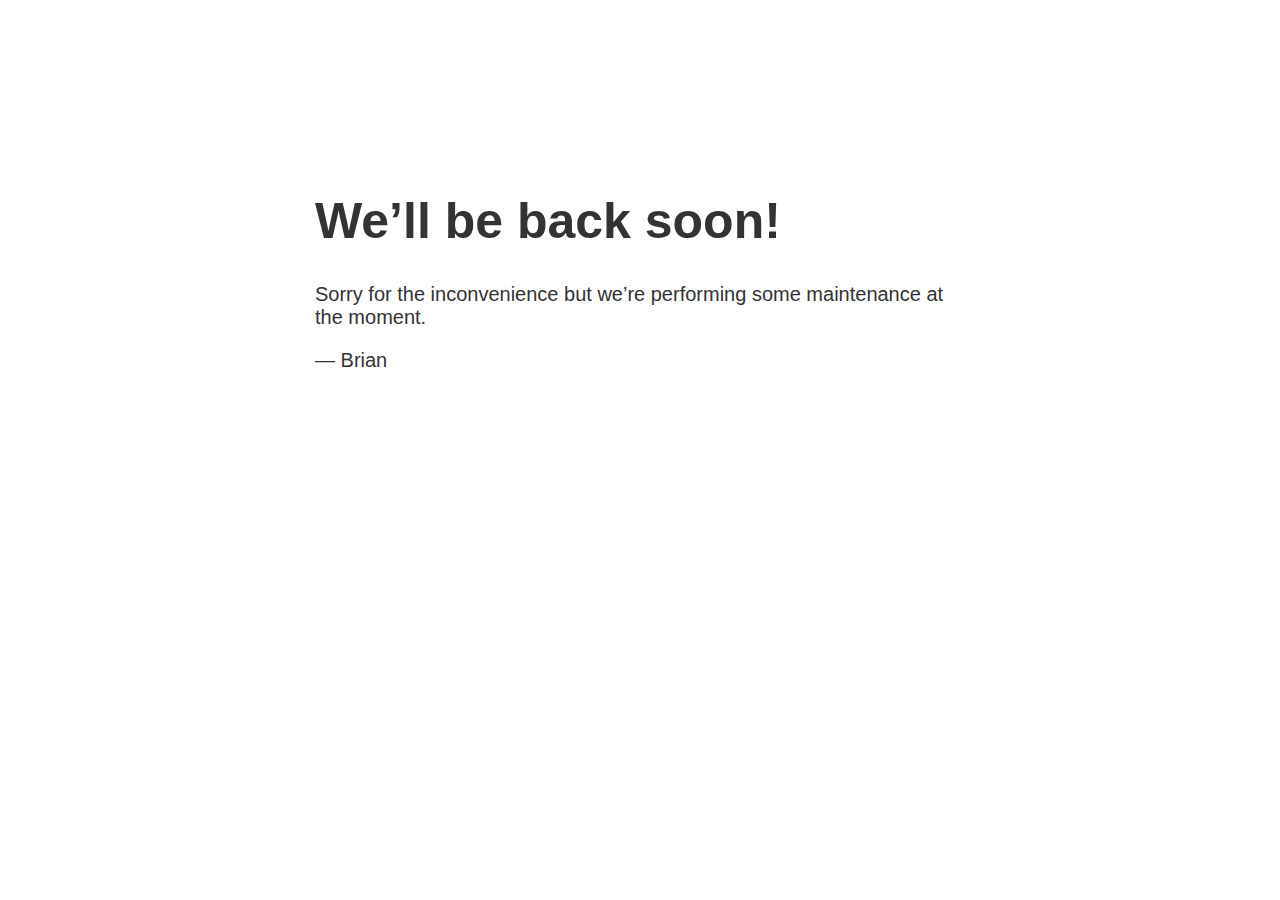
<file: Index.html>
<!doctype html>
<title>Site Maintenance</title>
<style>
  body { text-align: center; padding: 150px; }
  h1 { font-size: 50px; }
  body { font: 20px Helvetica, sans-serif; color: #333; }
  article { display: block; text-align: left; width: 650px; margin: 0 auto; }
  a { color: #dc8100; text-decoration: none; }
  a:hover { color: #333; text-decoration: none; }
</style>

<article>
    <h1>We&rsquo;ll be back soon!</h1>
    <div>
        <p>Sorry for the inconvenience but we&rsquo;re performing some maintenance at the moment.</p>
        <p>&mdash; Brian</p>
    </div>
</article>
</file>
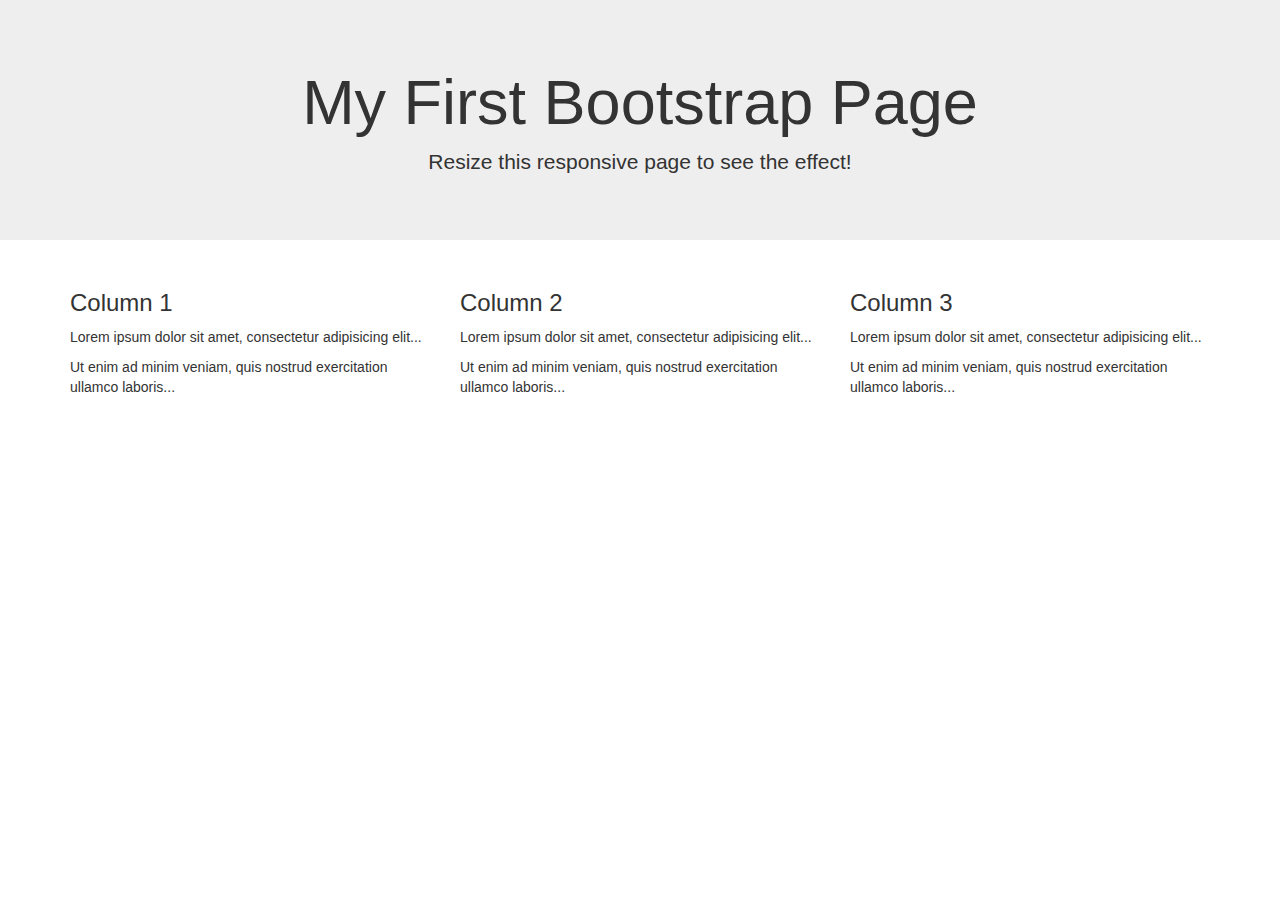
<file: bootstrap.html>
<!DOCTYPE html>
<html lang="en">
<head>
  <title>Bootstrap Example</title>
  <meta charset="utf-8">
  <meta name="viewport" content="width=device-width, initial-scale=1">
  <link rel="stylesheet" href="https://maxcdn.bootstrapcdn.com/bootstrap/3.3.7/css/bootstrap.min.css">
  <script src="https://ajax.googleapis.com/ajax/libs/jquery/3.1.1/jquery.min.js"></script>
  <script src="https://maxcdn.bootstrapcdn.com/bootstrap/3.3.7/js/bootstrap.min.js"></script>
</head>
<body>

<div class="jumbotron text-center">
  <h1>My First Bootstrap Page</h1>
  <p>Resize this responsive page to see the effect!</p>
</div>
  
<div class="container">
  <div class="row">
    <div class="col-sm-4">
      <h3>Column 1</h3>
      <p>Lorem ipsum dolor sit amet, consectetur adipisicing elit...</p>
      <p>Ut enim ad minim veniam, quis nostrud exercitation ullamco laboris...</p>
    </div>
    <div class="col-sm-4">
      <h3>Column 2</h3>
      <p>Lorem ipsum dolor sit amet, consectetur adipisicing elit...</p>
      <p>Ut enim ad minim veniam, quis nostrud exercitation ullamco laboris...</p>
    </div>
    <div class="col-sm-4">
      <h3>Column 3</h3>
      <p>Lorem ipsum dolor sit amet, consectetur adipisicing elit...</p>
      <p>Ut enim ad minim veniam, quis nostrud exercitation ullamco laboris...</p>
    </div>
  </div>
</div>

</body>
</html>
</file>
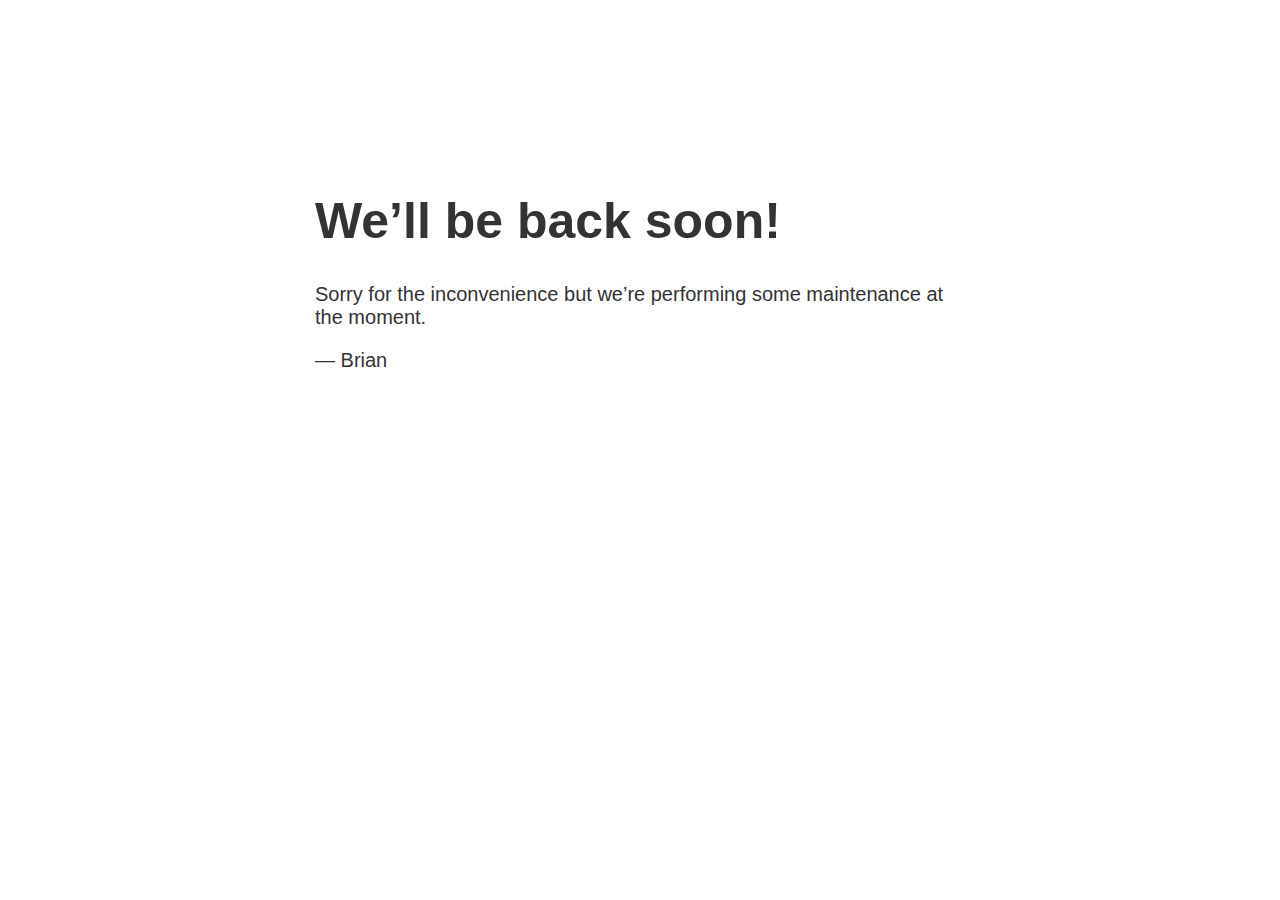
<file: construct.html>
<!doctype html>
<title>Site Maintenance</title>
<style>
  body { text-align: center; padding: 150px; }
  h1 { font-size: 50px; }
  body { font: 20px Helvetica, sans-serif; color: #333; }
  article { display: block; text-align: left; width: 650px; margin: 0 auto; }
  a { color: #dc8100; text-decoration: none; }
  a:hover { color: #333; text-decoration: none; }
</style>

<article>
    <h1>We&rsquo;ll be back soon!</h1>
    <div>
        <p>Sorry for the inconvenience but we&rsquo;re performing some maintenance at the moment.</p>
        <p>&mdash; Brian</p>
    </div>
</article>
</file>
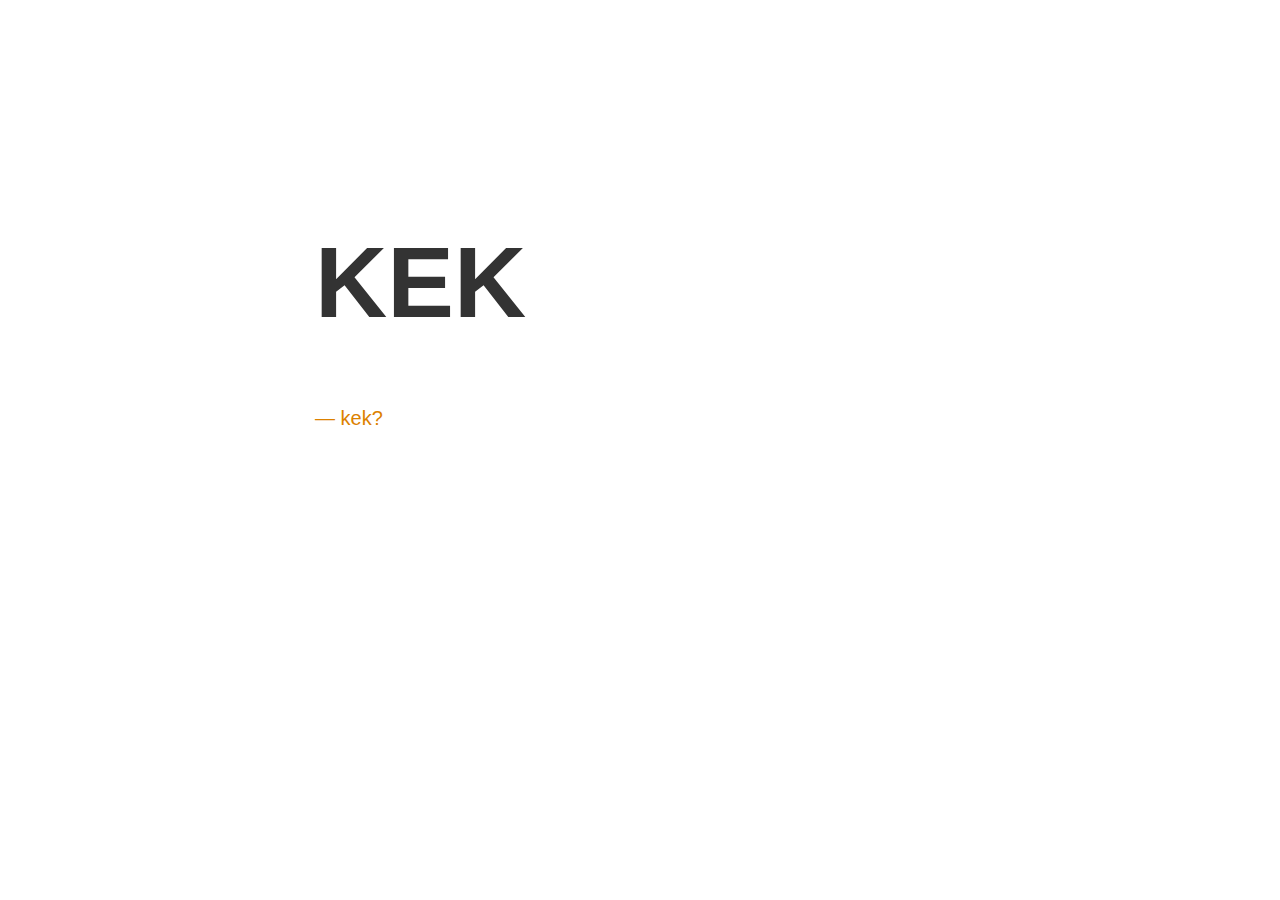
<file: kek336.html>
<!doctype html>
<title>KEK</title>
<style>
  body { text-align: center; padding: 150px; }
  h1 { font-size: 100px; }
  body { font: 20px Helvetica, sans-serif; color: #333; }
  article { display: block; text-align: left; width: 650px; margin: 0 auto; }
  a { color: #dc8100; text-decoration: none; }
  a:hover { color: #333; text-decoration: none; }
</style>

<article>
    <h1>KEK</h1>
    <div>
        <p></p>
        <a href=topkek.html> &mdash; kek?</a>
    </div>
</article>
</file>
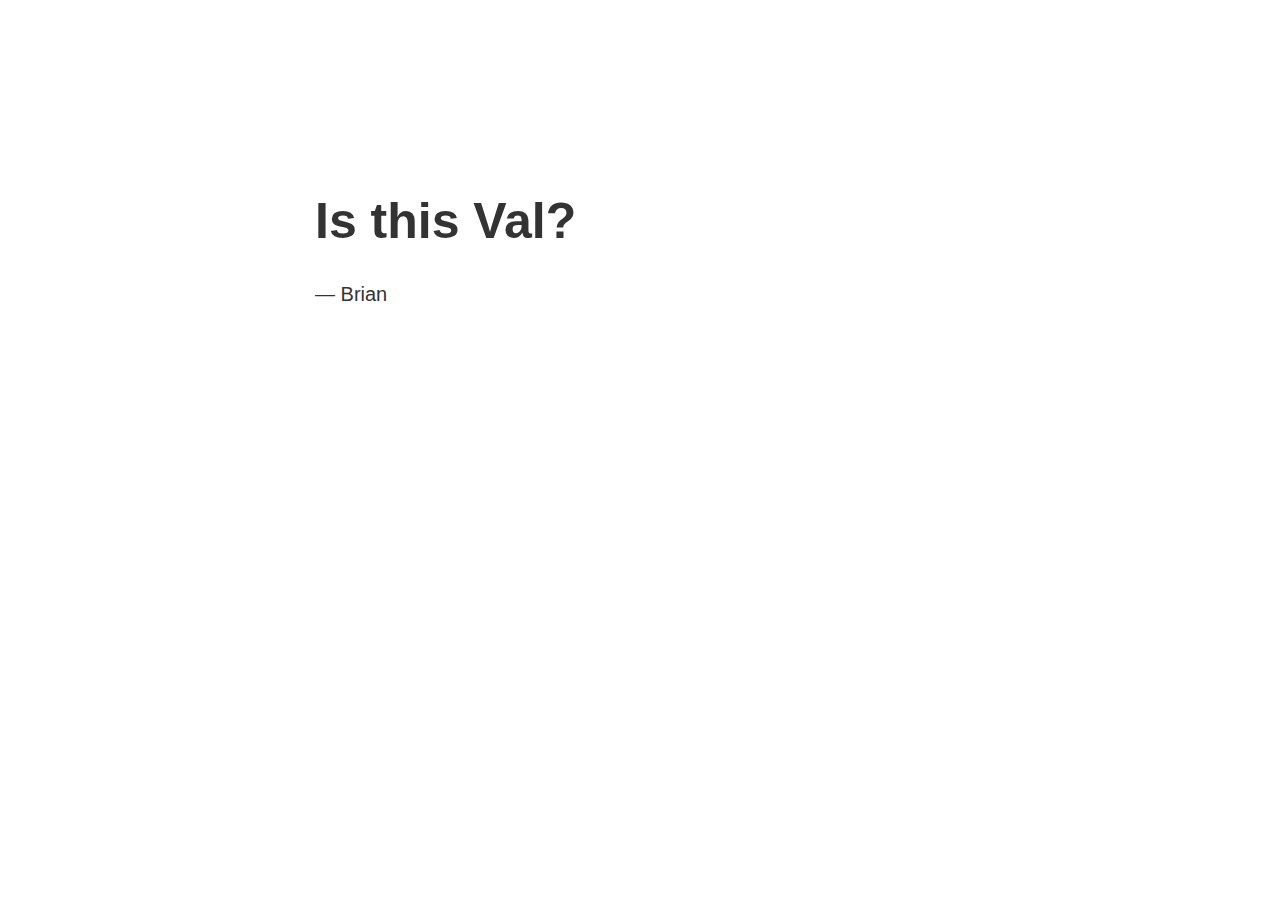
<file: Liz.html>
<!doctype html>
<title>OOPS!</title>
<style>
  body { text-align: center; padding: 150px; }
  h1 { font-size: 50px; }
  body { font: 20px Helvetica, sans-serif; color: #333; }
  article { display: block; text-align: left; width: 650px; margin: 0 auto; }
  a { color: #dc8100; text-decoration: none; }
  a:hover { color: #333; text-decoration: none; }
</style>

<article>
    <h1>Is this Val?</h1>
    <div>
        <p></p>
        <p>&mdash; Brian</p>
    </div>
</article>
</file>
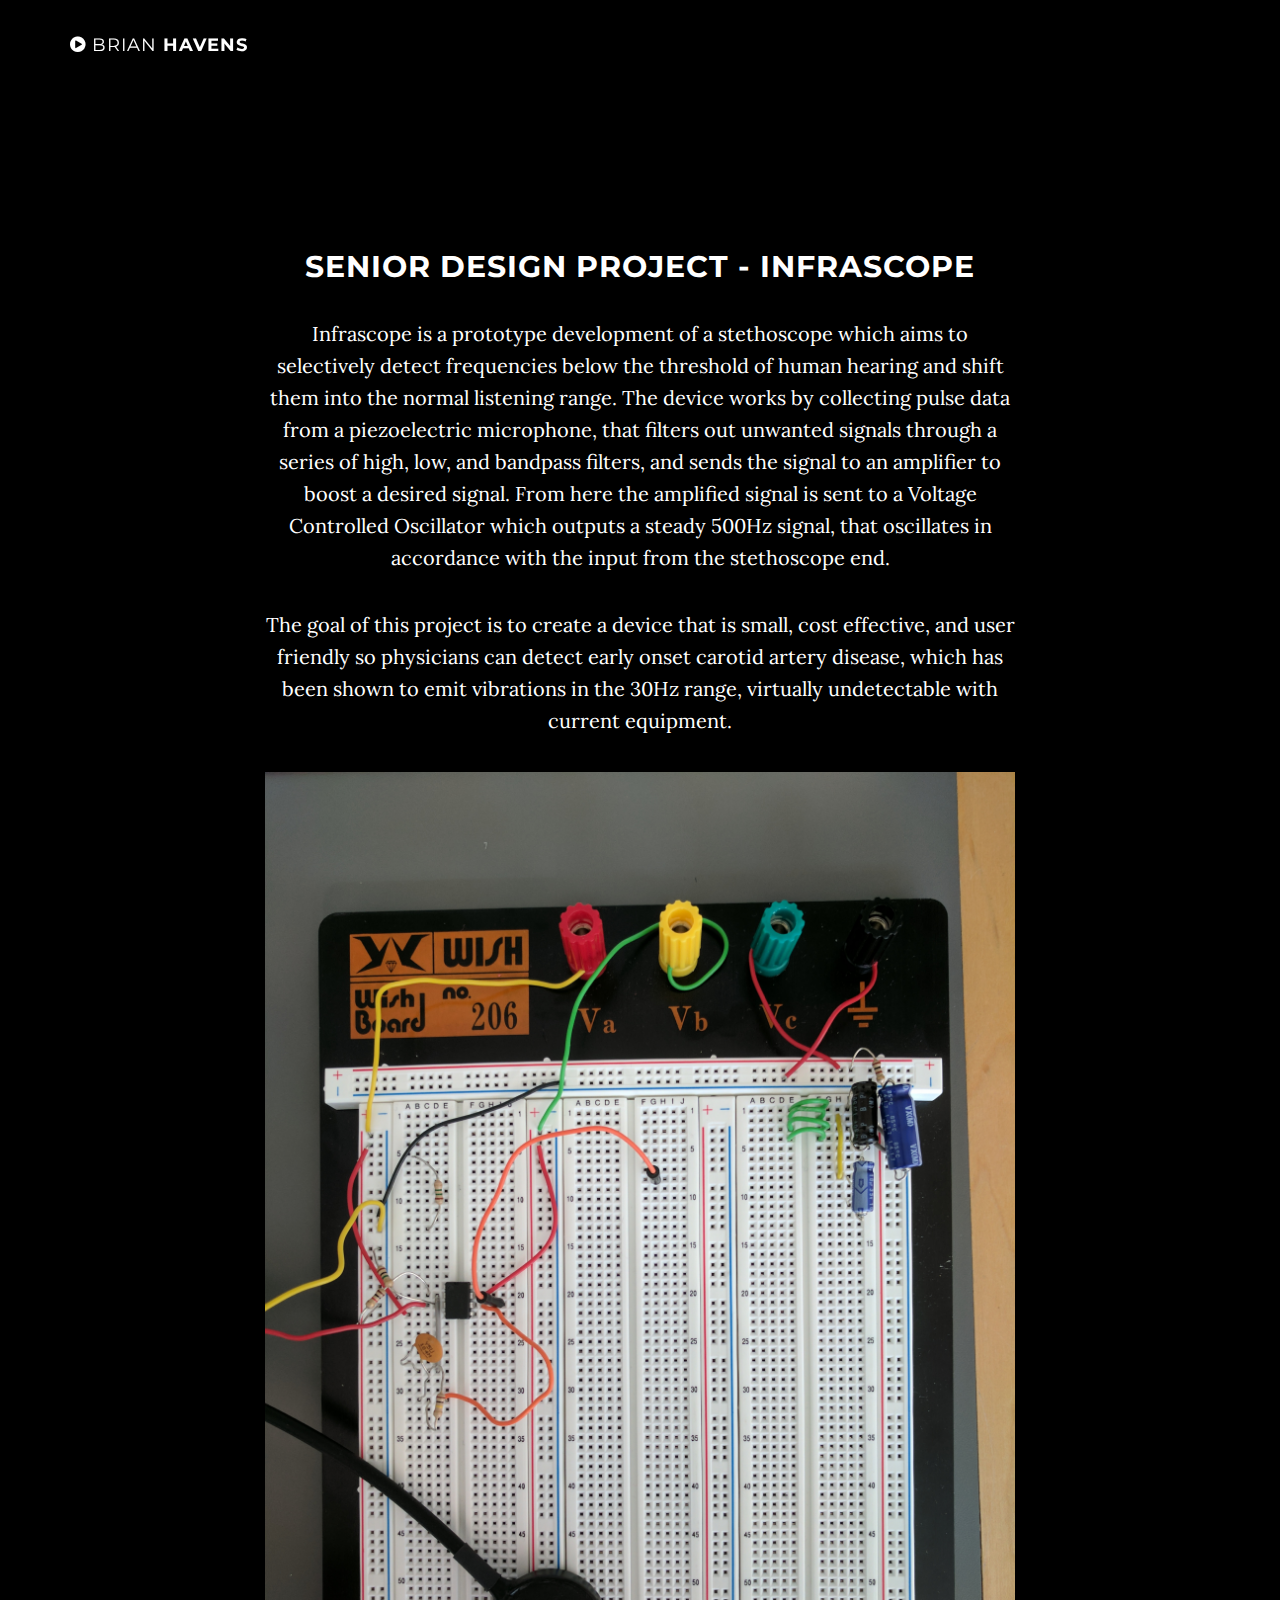
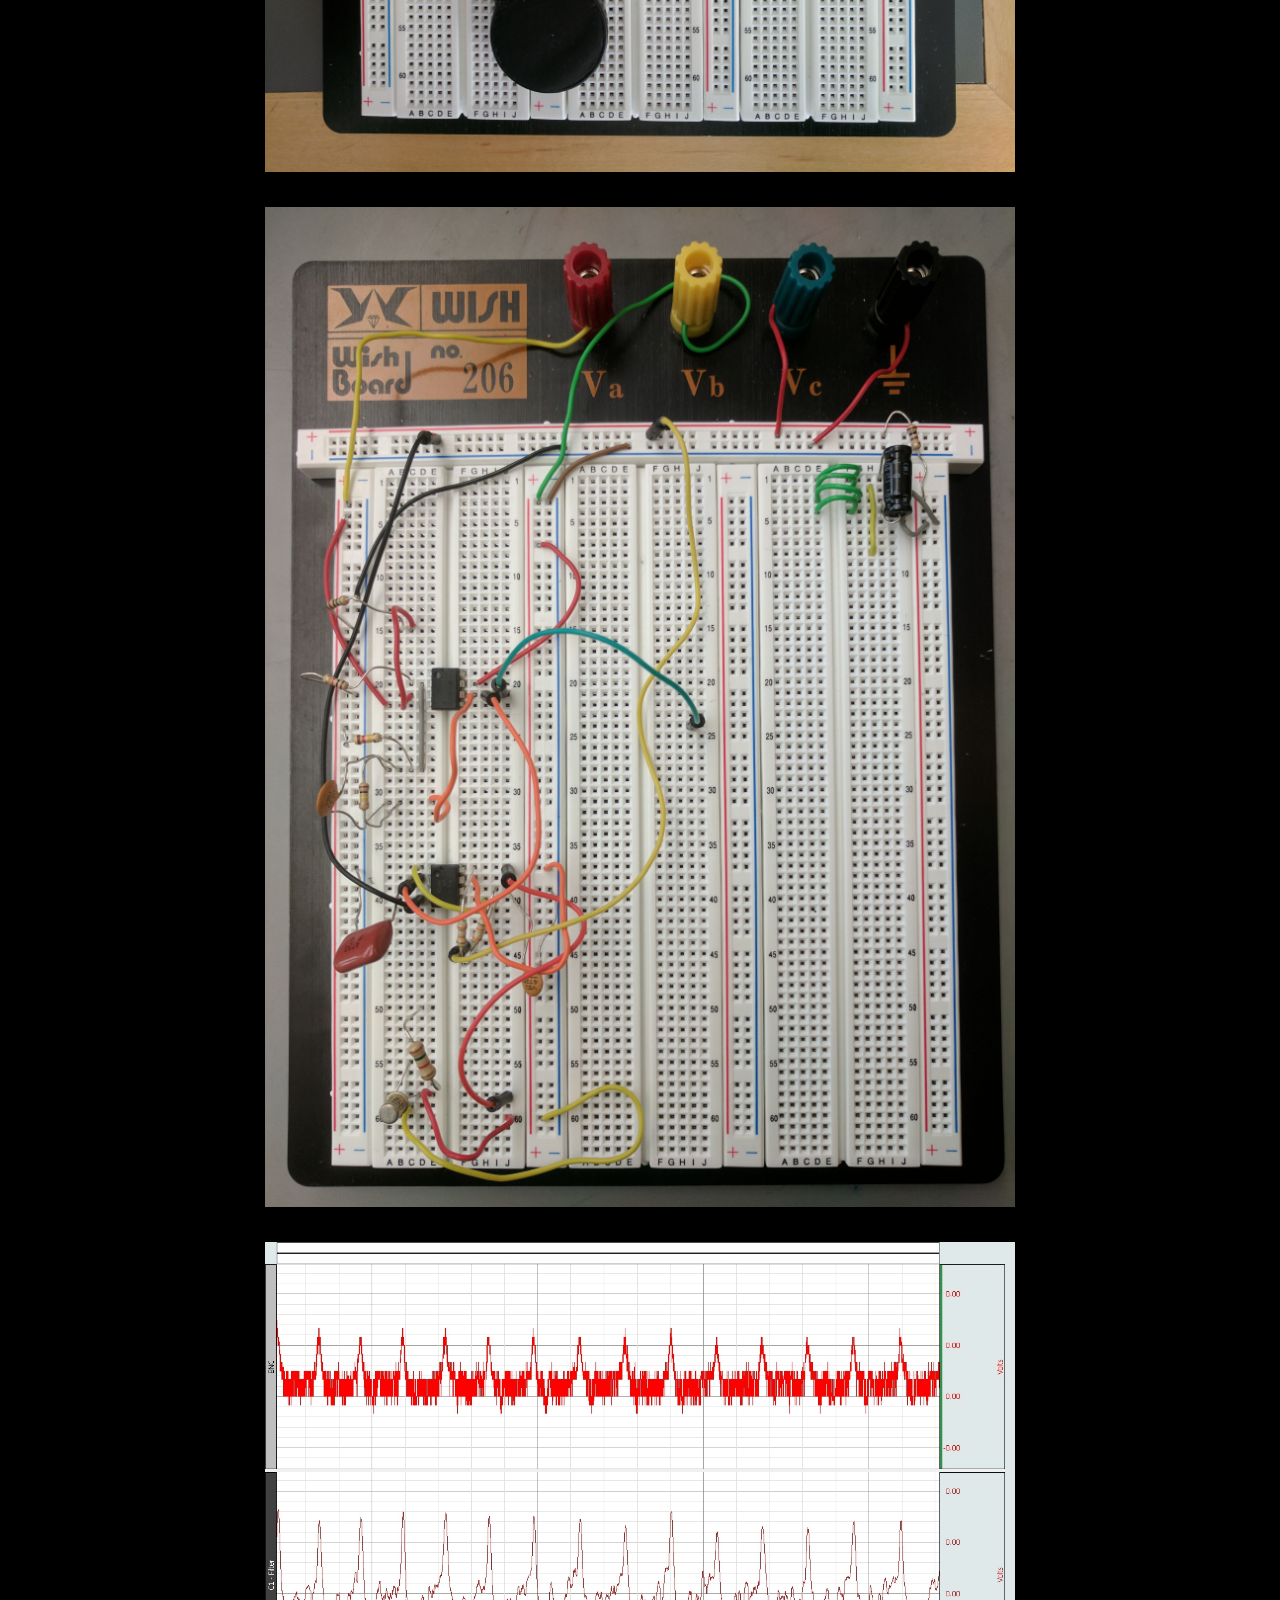
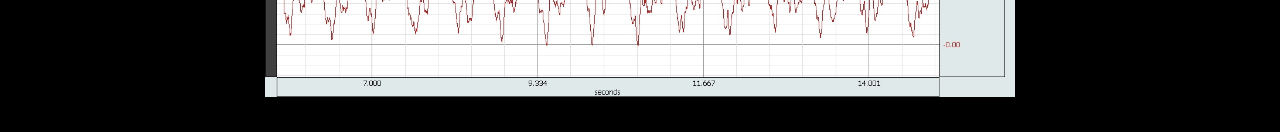
<file: SeniorDesign.html>
<!DOCTYPE html>
<html lang="en">

<head>
    <link rel="icon" href="http://staticx.ibncollege.com/wcsstore/ExtendedSitesCatalogAssetStore/754_900_10_1026632_NI/images/LARGEIMAGE_919091.jpg">
    <meta charset="utf-8">
    <meta http-equiv="X-UA-Compatible" content="IE=edge">
    <meta name="viewport" content="width=device-width, initial-scale=1">
    <meta name="description" content="">
    <meta name="author" content="">

    <title>Brian Havens</title>

    <!-- Bootstrap Core CSS -->
    <link href="vendor/bootstrap/css/bootstrap.min.css" rel="stylesheet">

    <!-- Custom Fonts -->
    <link href="vendor/font-awesome/css/font-awesome.min.css" rel="stylesheet" type="text/css">
    <link href="https://fonts.googleapis.com/css?family=Lora:400,700,400italic,700italic" rel="stylesheet" type="text/css">
    <link href="https://fonts.googleapis.com/css?family=Montserrat:400,700" rel="stylesheet" type="text/css">

    <!-- Theme CSS -->
    <link href="css/grayscale.min.css" rel="stylesheet">

    <!-- HTML5 Shim and Respond.js IE8 support of HTML5 elements and media queries -->
    <!-- WARNING: Respond.js doesn't work if you view the page via file:// -->
    <!--[if lt IE 9]>
        <script src="https://oss.maxcdn.com/libs/html5shiv/3.7.0/html5shiv.js"></script>
        <script src="https://oss.maxcdn.com/libs/respond.js/1.4.2/respond.min.js"></script>
    <![endif]-->

</head>

<body id="page-top" data-spy="scroll" data-target=".navbar-fixed-top">

    <!-- Navigation -->
    <nav class="navbar navbar-custom navbar-fixed-top" role="navigation">
        <div class="container">
            <div class="navbar-header">
                
                
                <a class="navbar-brand page-scroll" href="index.html">
                    <i class="fa fa-play-circle"></i> <span class="light">Brian</span> Havens
                </a>
            </div>

            
           
        </div>
        <!-- /.container -->
    </nav>

    <!-- About Section -->
    <section id="about" class="container content-section text-center">
        <div class="row">
            <div class="col-lg-8 col-lg-offset-2">
                <h2>Senior Design Project - Infrascope</h2>
                <p>Infrascope is a prototype development of a stethoscope which aims to selectively detect frequencies below the threshold of human hearing and shift them into the normal listening range. The device works by collecting pulse data from a piezoelectric microphone, that filters out unwanted signals through a series of high, low, and bandpass filters, and sends the signal to an amplifier to boost a desired signal. From here the amplified signal is sent to a Voltage Controlled Oscillator which outputs a steady 500Hz signal, that oscillates in accordance with the input from the stethoscope end.</p>
                <p>The goal of this project is to create a device that is small, cost effective, and user friendly so physicians can detect early onset carotid artery disease, which has been shown to emit vibrations in the 30Hz range, virtually undetectable with current equipment. </p>
                <p> </p>
                
                <p><img src="Documents/Infrascope1.jpg" class="img-responsive"></p>
                <p><img src="Documents/Infrascope2.jpg" class="img-responsive"></p>
                <p><img src="Documents/filteredpic.jpeg" class="img-responsive"></p>
            </div>
        </div>
    </section>
</file>
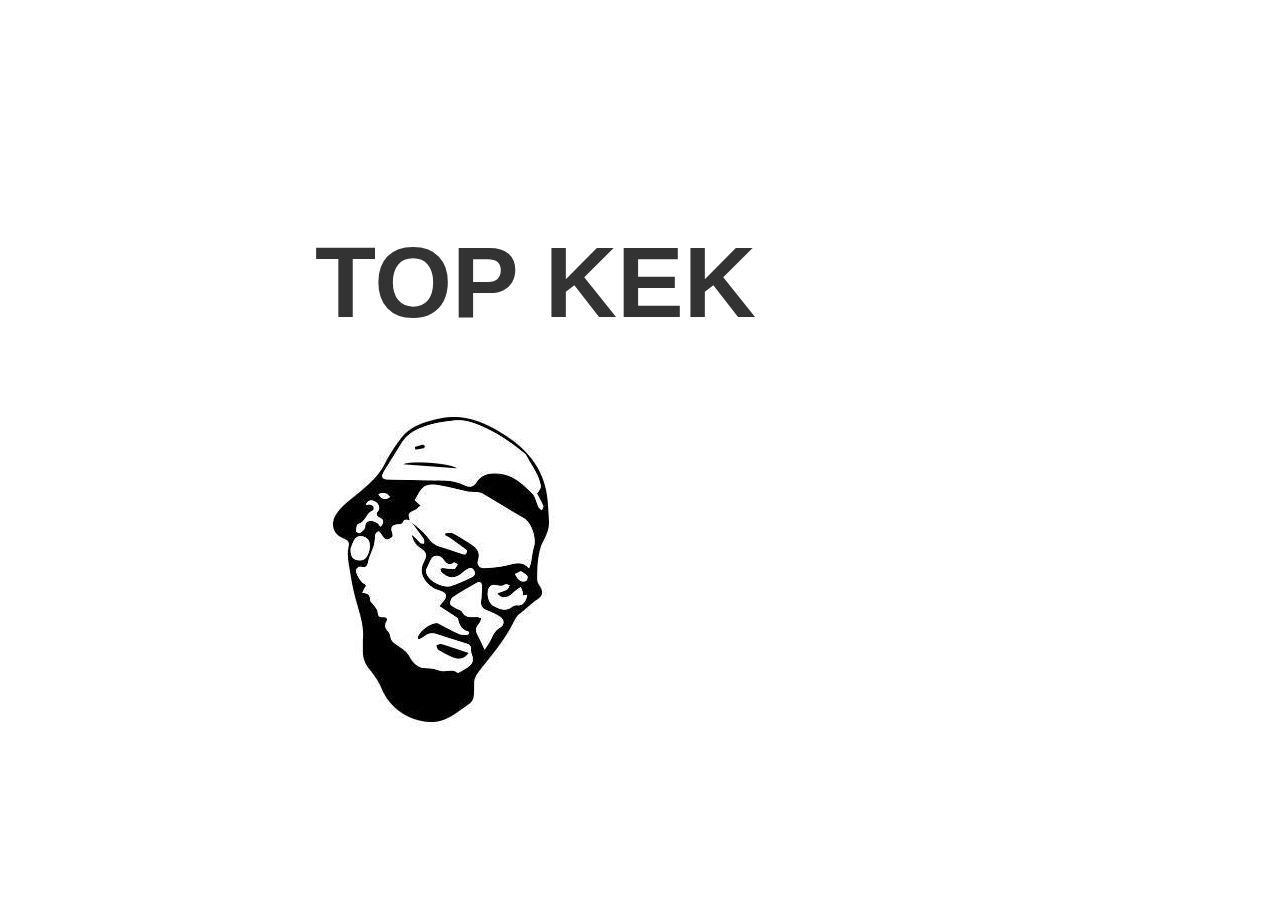
<file: topkek.html>
<!doctype html>
<title>Top Kek</title>
<style>
  body { text-align: center; padding: 150px; }
  h1 { font-size: 100px; }
  body { font: 20px Helvetica, sans-serif; color: #333; }
  article { display: block; text-align: left; width: 650px; margin: 0 auto; }
  a { color: #dc8100; text-decoration: none; }
  a:hover { color: #333; text-decoration: none; }
</style>

<article>
    <h1>TOP KEK</h1>
    <div>
        <p> <img src=Documents/kek.jpg></p>
        <p></p>
    </div>
</article>
</file>
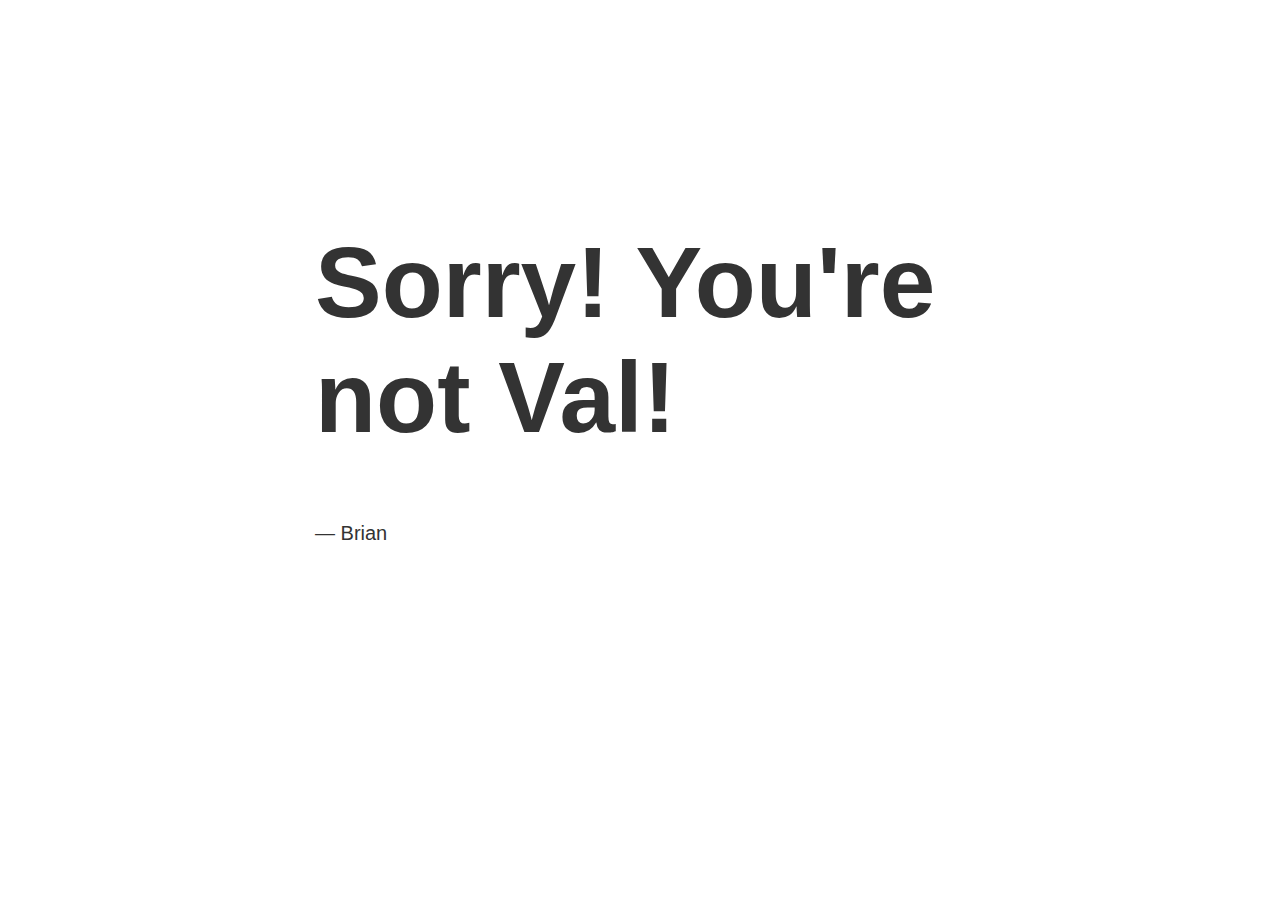
<file: val.html>
<!doctype html>
<title>OOPS!</title>
<style>
  body { text-align: center; padding: 150px; }
  h1 { font-size: 100px; }
  body { font: 20px Helvetica, sans-serif; color: #333; }
  article { display: block; text-align: left; width: 650px; margin: 0 auto; }
  a { color: #dc8100; text-decoration: none; }
  a:hover { color: #333; text-decoration: none; }
</style>

<article>
    <h1>Sorry! You're not Val!</h1>
    <div>
        <p></p>
        <p>&mdash; Brian</p>
    </div>
</article>
</file>
<file: css/grayscale.min.css>
/*!
 * Start Bootstrap - Grayscale v3.3.7+1 (http://startbootstrap.com/template-overviews/grayscale)
 * Copyright 2013-2016 Start Bootstrap
 * Licensed under MIT (https://github.com/BlackrockDigital/startbootstrap/blob/gh-pages/LICENSE)
 */body,html{height:100%;width:100%}.navbar-custom,body{background-color:#000}.intro,body,html{width:100%}body{font-family:Lora,"Helvetica Neue",Helvetica,Arial,sans-serif;color:#fff;webkit-tap-highlight-color:rgba(255,255,255,.2)}.btn,.navbar-custom,h1,h2,h3,h4,h5,h6{text-transform:uppercase;font-family:Montserrat,"Helvetica Neue",Helvetica,Arial,sans-serif}h1,h2,h3,h4,h5,h6{margin:0 0 35px;font-weight:700;letter-spacing:1px}p{margin:0 0 25px;font-size:18px;line-height:1.5}@media (min-width:768px){p{margin:0 0 35px;font-size:20px;line-height:1.6}}a{color:#42DCA3;-webkit-transition:all .2s ease-in-out;-moz-transition:all .2s ease-in-out;transition:all .2s ease-in-out}a:focus,a:hover{text-decoration:none;color:#1d9b6c}.light{font-weight:400}.navbar-custom{margin-bottom:0;border-bottom:1px solid rgba(255,255,255,.3)}.navbar-custom .navbar-toggle{color:#fff;background-color:rgba(255,255,255,.2);font-size:12px}.navbar-custom .nav li a:active,.navbar-custom .nav li a:focus,.navbar-custom .nav li a:hover{background-color:transparent;outline:0}.navbar-custom .navbar-toggle:active,.navbar-custom .navbar-toggle:focus{outline:0}.navbar-custom .navbar-brand{font-weight:700}.navbar-custom .navbar-brand:focus{outline:0}.navbar-custom a{color:#fff}.navbar-custom .nav li a{-webkit-transition:background .3s ease-in-out;-moz-transition:background .3s ease-in-out;transition:background .3s ease-in-out}.navbar-custom .nav li a:hover{color:rgba(255,255,255,.8)}.navbar-custom .nav li.active{outline:0}.navbar-custom .nav li.active a{background-color:rgba(255,255,255,.3)}.navbar-custom .nav li.active a:hover{color:#fff}@media (min-width:768px){.navbar-custom{padding:20px 0;border-bottom:none;letter-spacing:1px;background:0 0;-webkit-transition:background .5s ease-in-out,padding .5s ease-in-out;-moz-transition:background .5s ease-in-out,padding .5s ease-in-out;transition:background .5s ease-in-out,padding .5s ease-in-out}.navbar-custom.top-nav-collapse{padding:0;background:#000;border-bottom:1px solid rgba(255,255,255,.3)}}.intro{display:table;height:auto;padding:100px 0;text-align:center;color:#fff;background:url(../img/test1.jpg) bottom center no-repeat #000;-webkit-background-size:cover;-moz-background-size:cover;background-size:cover;-o-background-size:cover}.intro .intro-body{display:table-cell;vertical-align:middle}.intro .intro-body .brand-heading{font-size:40px}.intro .intro-body .intro-text{font-size:18px}@media (min-width:768px){.intro{height:100%;padding:0}.intro .intro-body .brand-heading{font-size:100px}.intro .intro-body .intro-text{font-size:26px}}.btn-circle{width:70px;height:70px;margin-top:15px;padding:7px 16px;border:2px solid #fff;border-radius:100%!important;font-size:40px;color:#fff;background:0 0;-webkit-transition:background .3s ease-in-out;-moz-transition:background .3s ease-in-out;transition:background .3s ease-in-out}.btn-circle:focus,.btn-circle:hover{outline:0;color:#fff;background:rgba(255,255,255,.1)}.btn-circle i.animated{-webkit-transition-property:-webkit-transform;-webkit-transition-duration:1s;-moz-transition-property:-moz-transform;-moz-transition-duration:1s}.btn-circle:hover i.animated{-webkit-animation-name:pulse;-moz-animation-name:pulse;-webkit-animation-duration:1.5s;-moz-animation-duration:1.5s;-webkit-animation-iteration-count:infinite;-moz-animation-iteration-count:infinite;-webkit-animation-timing-function:linear;-moz-animation-timing-function:linear}@-webkit-keyframes pulse{0%,100%{-webkit-transform:scale(1);transform:scale(1)}50%{-webkit-transform:scale(1.2);transform:scale(1.2)}}@-moz-keyframes pulse{0%,100%{-moz-transform:scale(1);transform:scale(1)}50%{-moz-transform:scale(1.2);transform:scale(1.2)}}.content-section{padding-top:100px}.download-section{width:100%;padding:50px 0;color:#fff;background:url(../img/downloads-bg.jpg) center center no-repeat #000;-webkit-background-size:cover;-moz-background-size:cover;background-size:cover;-o-background-size:cover}#map{width:100%;height:200px;margin-top:100px}@media (min-width:767px){.content-section{padding-top:250px}.download-section{padding:100px 0}#map{height:400px;margin-top:250px}}.btn{font-weight:400;-webkit-transition:all .3s ease-in-out;-moz-transition:all .3s ease-in-out;transition:all .3s ease-in-out;border-radius:0}.btn-default{border:1px solid #42DCA3;color:#42DCA3;background-color:transparent}.btn-default:focus,.btn-default:hover{border:1px solid #42DCA3;outline:0;color:#000;background-color:#42DCA3}ul.banner-social-buttons{margin-top:0}@media (max-width:1199px){ul.banner-social-buttons{margin-top:15px}}@media (max-width:767px){ul.banner-social-buttons li{display:block;margin-bottom:20px;padding:0}ul.banner-social-buttons li:last-child{margin-bottom:0}}footer{padding:50px 0}footer p{margin:0}::-moz-selection{text-shadow:none;background:#fcfcfc;background:rgba(255,255,255,.2)}::selection{text-shadow:none;background:#fcfcfc;background:rgba(255,255,255,.2)}img::selection{background:0 0}img::-moz-selection{background:0 0}
</file>
